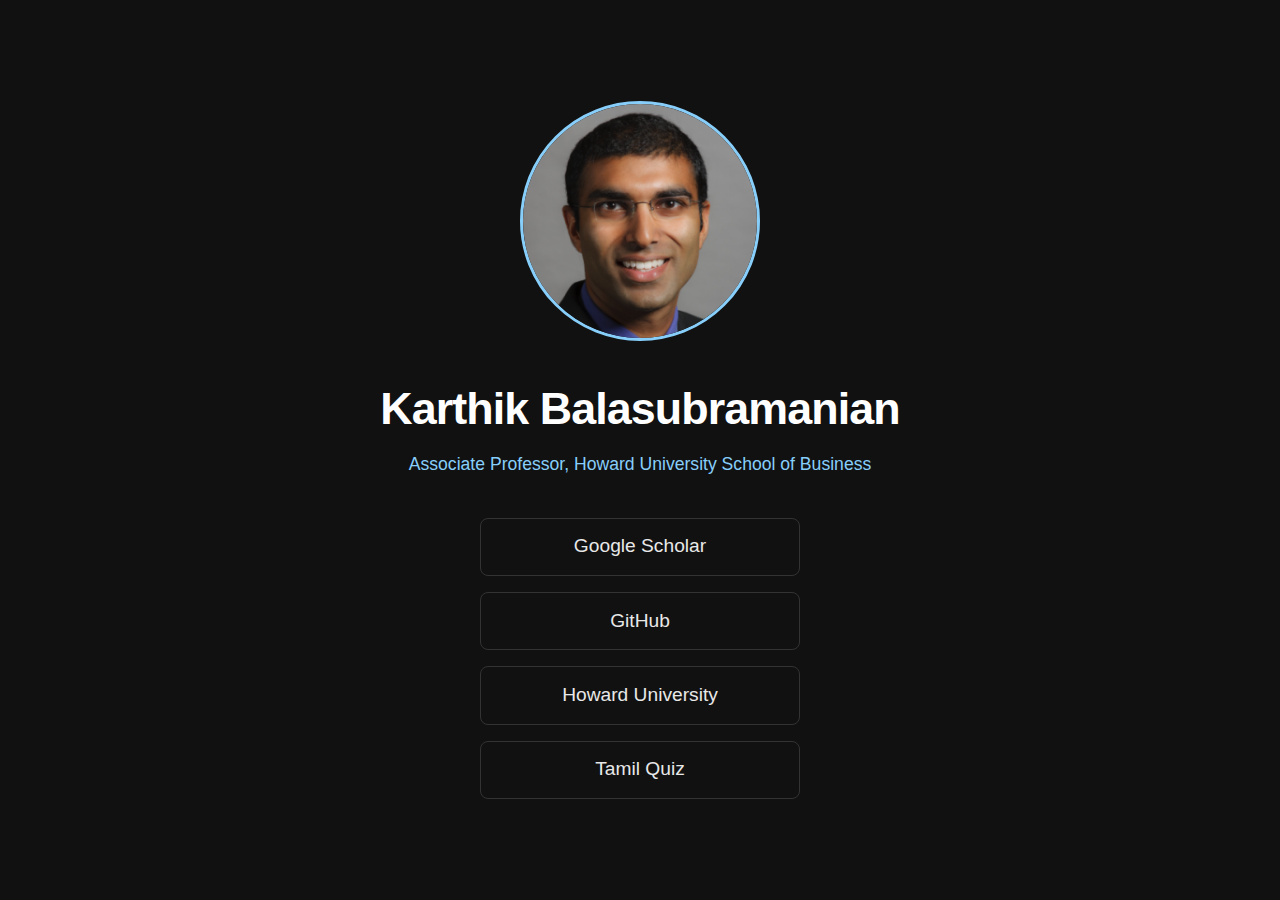
<file: index.html>
<!DOCTYPE html>
<html lang="en">
<head>
    <meta charset="UTF-8">
    <meta name="viewport" content="width=device-width, initial-scale=1.0">
    <title>Karthik Balasubramanian</title>
    <style>
        * {
            margin: 0;
            padding: 0;
            box-sizing: border-box;
        }

        body {
            background: #111;
            color: #e8e8e8;
            font-family: -apple-system, BlinkMacSystemFont, "Segoe UI", Helvetica, Arial, sans-serif;
            font-size: 20px;
            line-height: 1.6;
            min-height: 100vh;
            display: flex;
            align-items: center;
            justify-content: center;
        }

        .container {
            text-align: center;
            padding: 2rem;
            max-width: 600px;
        }

        .photo-frame {
            width: 200px;
            height: 200px;
            margin: 0 auto 2rem;
            border-radius: 50%;
            overflow: hidden;
            border: 3px solid #87CEFA;
            position: relative;
        }

        .photo-frame img {
            width: 100%;
            height: 100%;
            object-fit: cover;
            position: absolute;
            top: 0;
            left: 0;
            opacity: 0;
            transition: opacity 1s ease;
        }

        .photo-frame img.active {
            opacity: 1;
        }

        h1 {
            font-size: 2.4rem;
            font-weight: 700;
            color: #fff;
            margin-bottom: 0.3rem;
            letter-spacing: -0.02em;
        }

        .title {
            font-size: 1.1rem;
            color: #87CEFA;
            margin-bottom: 2.5rem;
        }

        .links {
            display: flex;
            flex-direction: column;
            gap: 1rem;
            align-items: center;
        }

        .links a {
            color: #e8e8e8;
            text-decoration: none;
            font-size: 1.2rem;
            padding: 0.8rem 2rem;
            border: 1px solid #333;
            border-radius: 8px;
            width: 100%;
            max-width: 320px;
            transition: border-color 0.2s, background 0.2s;
        }

        .links a:hover,
        .links a:focus {
            border-color: #87CEFA;
            background: rgba(135, 206, 250, 0.08);
            outline: none;
        }

        .links a:focus-visible {
            outline: 2px solid #87CEFA;
            outline-offset: 2px;
        }

        @media (min-width: 768px) {
            body { font-size: 22px; }
            h1 { font-size: 2.8rem; }
            .photo-frame { width: 240px; height: 240px; }
        }

        @media (max-width: 400px) {
            h1 { font-size: 1.8rem; }
            .photo-frame { width: 160px; height: 160px; }
        }
    </style>
</head>
<body>
    <main class="container">
        <div class="photo-frame" role="img" aria-label="Photos of Karthik Balasubramanian">
            <img src="images/web_6.png" alt="" class="active">
            <img src="images/web_8.png" alt="">
            <img src="images/web_9.png" alt="">
            <img src="images/web_5.png" alt="">
            <img src="images/web_3.png" alt="">
            <img src="images/ChatGPT%20Image%20Jul%204,%202025,%2008_53_02%20AM.png" alt="">
            <img src="images/ChatGPT%20Image%20Jul%204,%202025,%2008_53_04%20AM.png" alt="">
            <img src="images/ChatGPT%20Image%20Jul%204,%202025,%2008_53_07%20AM.png" alt="">
            <img src="images/ChatGPT%20Image%20Jul%204,%202025,%2008_53_10%20AM.png" alt="">
            <img src="images/ChatGPT%20Image%20Jul%204,%202025,%2008_53_14%20AM.png" alt="">
        </div>

        <h1>Karthik Balasubramanian</h1>
        <p class="title">Associate Professor, Howard University School of Business</p>

        <nav class="links" aria-label="External links">
            <a href="https://scholar.google.com/citations?user=K6gjOxwAAAAJ&hl=en" target="_blank" rel="noopener">Google Scholar</a>
            <a href="https://github.com/kartbala" target="_blank" rel="noopener">GitHub</a>
            <a href="https://profiles.howard.edu/karthik-balasubramanian" target="_blank" rel="noopener">Howard University</a>
            <a href="/tamil/">Tamil Quiz</a>
        </nav>
    </main>

    <script>
        const imgs = document.querySelectorAll('.photo-frame img');
        let current = 0;
        setInterval(() => {
            imgs[current].classList.remove('active');
            current = (current + 1) % imgs.length;
            imgs[current].classList.add('active');
        }, 3500);
    </script>
</body>
</html>
</file>
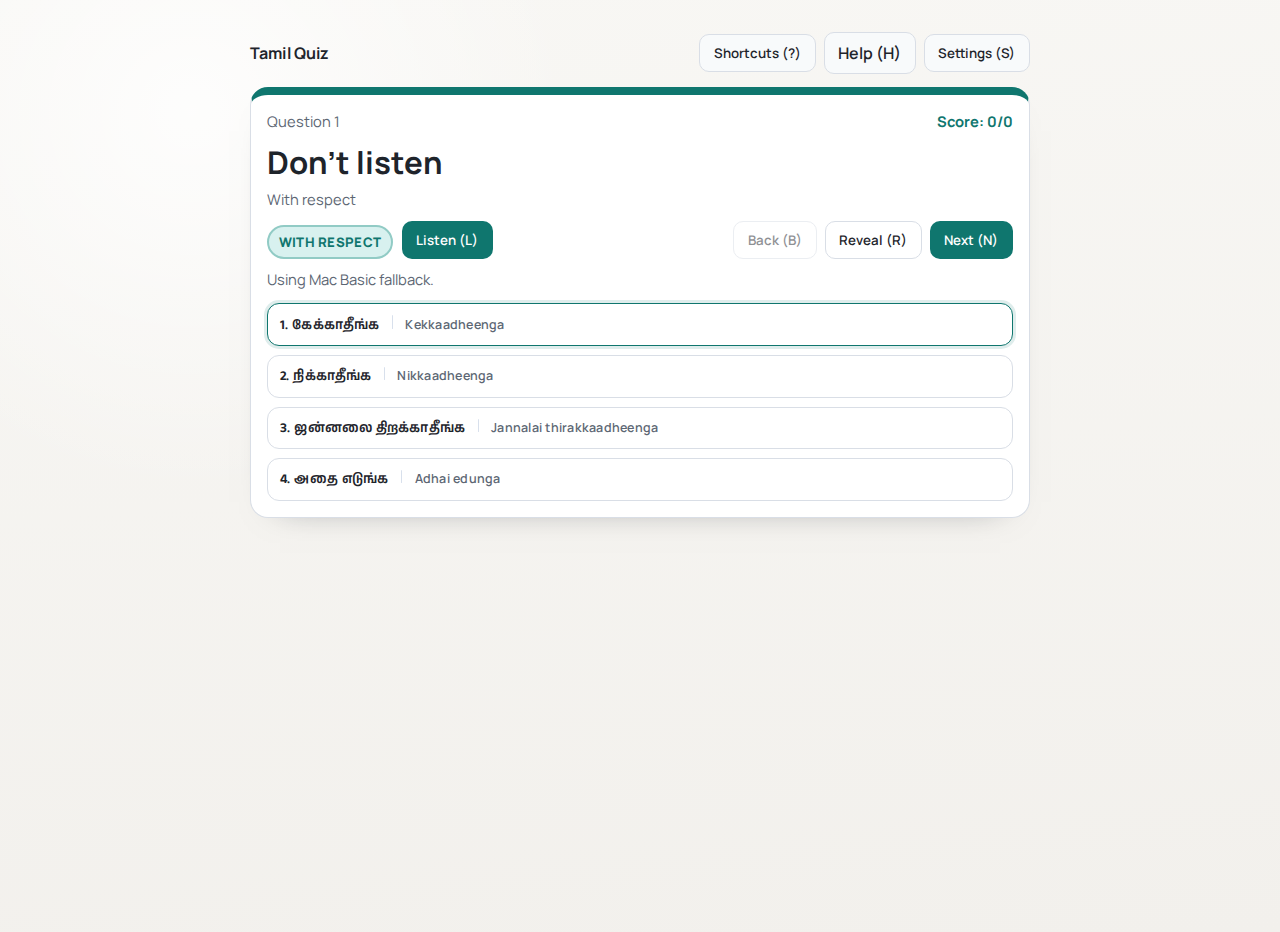
<file: tamil/index.html>
<!doctype html>
<html lang="en">
  <head>
    <meta charset="UTF-8" />
    <meta name="viewport" content="width=device-width, initial-scale=1.0" />
    <title>Tamil Command Quiz</title>
    <link rel="stylesheet" href="styles.css" />
  </head>
  <body>
    <main class="shell">
      <header class="topbar">
        <p class="brand">Tamil Quiz</p>
        <div class="top-actions">
          <button
            id="open-shortcuts-btn"
            type="button"
            class="ghost-btn"
            aria-keyshortcuts="Shift+/"
            title="Shortcut: ?"
          >
            Shortcuts (?)
          </button>
          <a
            class="link-btn"
            href="docs.html"
            target="_blank"
            rel="noopener"
            title="Shortcut: H"
            >Help (H)</a
          >
          <button id="open-settings-btn" type="button" class="ghost-btn" aria-keyshortcuts="S">
            Settings (S)
          </button>
        </div>
      </header>

      <section class="quiz-card" aria-live="polite">
        <button
          id="open-settings-fab-btn"
          type="button"
          class="settings-fab hidden"
          aria-label="Open settings"
          aria-keyshortcuts="S"
          title="Settings (S)"
        >
          ⚙
        </button>

        <div class="meta-row">
          <p id="progress-text">Question 1</p>
          <p id="score-text" class="score">Score: 0/0</p>
        </div>

        <h1 id="english-prompt">Loading...</h1>
        <p id="question-meta" class="subtle"></p>

        <div class="focus-toolbar">
          <p id="respect-indicator" class="respect-indicator">With respect</p>
          <button
            id="play-audio-btn"
            type="button"
            class="audio-btn"
            disabled
            aria-keyshortcuts="L"
            title="Shortcut: L"
          >
            Listen (L)
          </button>
          <div class="actions">
            <button id="back-btn" type="button" aria-keyshortcuts="B" title="Shortcut: B">
              Back (B)
            </button>
            <button id="reveal-btn" type="button" aria-keyshortcuts="R" title="Shortcut: R">
              Reveal (R)
            </button>
            <button id="next-btn" type="button" aria-keyshortcuts="N Enter" title="Shortcut: N">
              Next (N)
            </button>
          </div>
        </div>

        <p id="audio-hint" class="subtle">No audio available yet.</p>

        <div id="options" class="options" role="list"></div>
        <p id="feedback" class="feedback"></p>
      </section>

      <section id="recording-mode-card" class="recording-mode-card hidden" aria-live="polite">
        <div class="recording-mode-head">
          <p id="recording-progress" class="subtle compact">Phrase 1 / 1</p>
          <p id="recording-coverage" class="subtle compact">Recorded 0 / 0</p>
        </div>

        <h1 id="recording-mode-english">Teacher recording mode</h1>
        <p id="recording-mode-tags" class="subtle"></p>
        <p id="recording-mode-tamil" class="recording-mode-tamil"></p>
        <p id="recording-mode-roman" class="recording-mode-roman"></p>
        <p id="recording-clip-state" class="subtle compact"></p>

        <div class="recording-mode-actions">
          <button id="recording-prev-btn" type="button" title="Shortcut: Left Arrow">
            Prev (←)
          </button>
          <button id="recording-next-btn" type="button" title="Shortcut: Right Arrow">
            Next (→)
          </button>
        </div>

        <div class="recording-mode-actions">
          <button
            id="recording-mode-record-btn"
            type="button"
            class="audio-btn"
            title="Shortcut: V"
          >
            Record (V)
          </button>
          <button id="recording-mode-stop-btn" type="button" disabled title="Shortcut: X">
            Stop (X)
          </button>
          <button id="recording-mode-play-btn" type="button" disabled title="Shortcut: K">
            Play (K)
          </button>
          <button id="recording-mode-delete-btn" type="button" disabled title="Shortcut: Delete">
            Delete
          </button>
        </div>

        <p id="recording-inline-status" class="subtle"></p>
      </section>
    </main>

    <div id="shortcut-backdrop" class="backdrop shortcut-backdrop hidden"></div>
    <aside
      id="shortcut-overlay"
      class="shortcut-overlay hidden"
      role="dialog"
      aria-modal="true"
      aria-labelledby="shortcut-title"
    >
      <div class="shortcut-head">
        <h2 id="shortcut-title">Keyboard Shortcuts</h2>
        <button id="close-shortcuts-btn" type="button" class="ghost-btn" title="Shortcut: ? or Esc">
          Close
        </button>
      </div>
      <div class="shortcut-grid">
        <p><kbd>L</kbd> Listen</p>
        <p><kbd>R</kbd> Reveal</p>
        <p><kbd>B</kbd> Back</p>
        <p><kbd>N</kbd> Next</p>
        <p><kbd>S</kbd> Open settings</p>
        <p><kbd>Esc</kbd> Close settings</p>
        <p><kbd>H</kbd> Open docs help</p>
        <p><kbd>?</kbd> Toggle shortcut sheet</p>
        <p><kbd>D</kbd> Toggle display mode</p>
        <p><kbd>M</kbd> Cycle respect mode</p>
        <p><kbd>P</kbd> Cycle polarity mode</p>
        <p><kbd>F</kbd> Cycle fallback mode</p>
        <p><kbd>V</kbd> Start/stop recording (teacher mode)</p>
        <p><kbd>K</kbd> Play saved clip (teacher mode)</p>
        <p><kbd>X</kbd> Stop recording (teacher mode)</p>
        <p><kbd>←</kbd> <kbd>→</kbd> Prev/next phrase (teacher mode)</p>
        <p><kbd>1</kbd>-<kbd>4</kbd> Pick option</p>
        <p><kbd>Arrow keys</kbd> Move option focus</p>
        <p><kbd>Enter</kbd> Submit / next</p>
      </div>
      <p class="subtle compact">Inside Settings: <kbd>V</kbd> record start/stop, <kbd>K</kbd> play selected clip, <kbd>Cmd/Ctrl + S</kbd> save cloud settings.</p>
    </aside>

    <div id="settings-backdrop" class="backdrop hidden"></div>
    <aside
      id="settings-drawer"
      class="settings hidden"
      role="dialog"
      aria-modal="true"
      aria-labelledby="settings-title"
    >
      <div class="settings-head">
        <h2 id="settings-title">Settings</h2>
        <div class="top-actions">
          <a
            class="link-btn"
            href="docs.html"
            target="_blank"
            rel="noopener"
            title="Shortcut: H"
            >Help (H)</a
          >
          <button id="close-settings-btn" type="button" class="ghost-btn" title="Shortcut: Esc">
            Close (Esc)
          </button>
        </div>
      </div>

      <section class="settings-group">
        <h3>Display</h3>
        <label class="field">
          <span>UI mode</span>
          <select id="ui-mode-select">
            <option value="standard">Standard (default)</option>
            <option value="low_vision">Low vision focus mode</option>
            <option value="teacher_recording">Teacher recording mode</option>
          </select>
        </label>
      </section>

      <section class="settings-group">
        <h3>Quiz Mode</h3>
        <label class="field">
          <span>Respect mode</span>
          <select id="respect-mode-select">
            <option value="respectful">With respect (default)</option>
            <option value="casual">Without respect</option>
            <option value="mixed">Both mixed random</option>
          </select>
        </label>

        <label class="field">
          <span>Phrase polarity</span>
          <select id="polarity-mode-select">
            <option value="mixed">Both positive + negative</option>
            <option value="positive">Positive only</option>
            <option value="negative">Negative only</option>
          </select>
        </label>
      </section>

      <section class="settings-group">
        <h3>Audio Fallback</h3>
        <label class="field">
          <span>Fallback mode when real clip is missing</span>
          <select id="tts-mode-select">
            <option value="none">Real clips only</option>
            <option value="mac_basic">Mac Basic TTS</option>
            <option value="cloud_plus">Upgraded Cloud TTS (OpenAI)</option>
          </select>
        </label>

        <p class="subtle compact hidden" id="mac-tts-hint">
          Uses built-in browser/macOS voice.
        </p>

        <div class="cloud-settings hidden" id="cloud-settings">
          <label class="field">
            <span>OpenAI API key</span>
            <input
              id="openai-key-input"
              type="password"
              autocomplete="off"
              placeholder="sk-..."
            />
          </label>

          <div class="two-col">
            <label class="field">
              <span>Model</span>
              <input id="tts-model-input" type="text" value="gpt-4o-mini-tts" />
            </label>
            <label class="field">
              <span>Voice</span>
              <input id="tts-voice-input" type="text" value="alloy" />
            </label>
          </div>

          <label class="field">
            <span>Accent/style instruction</span>
            <textarea id="tts-instructions-input" rows="3">Speak Tamil in natural Kongu Tamil (Erode side) accent. Keep tone warm, clear, and child-friendly.</textarea>
          </label>

          <button id="save-cloud-config-btn" type="button">Save Cloud Audio Settings</button>
        </div>

        <p id="tts-status" class="subtle compact"></p>
      </section>

      <section class="settings-group">
        <h3>Real Voice Library</h3>
        <label class="field">
          <span>Phrase</span>
          <select id="command-select"></select>
        </label>

        <div class="phrase-preview">
          <p id="preview-english"></p>
          <p id="preview-tamil" class="tamil"></p>
        </div>

        <div class="record-actions">
          <button id="start-record-btn" type="button">Record</button>
          <button id="stop-record-btn" type="button" disabled>Stop</button>
          <button id="play-record-btn" type="button" disabled>Play</button>
          <button id="delete-record-btn" type="button" disabled>Delete</button>
        </div>

        <label class="field">
          <span>Upload clip</span>
          <input id="upload-input" type="file" accept="audio/*" />
        </label>

        <p id="record-status" class="subtle"></p>

        <details class="coverage">
          <summary>Clip coverage</summary>
          <ul id="coverage-list" class="coverage-list"></ul>
        </details>
      </section>
    </aside>

    <script src="app.js"></script>
  </body>
</html>
</file>
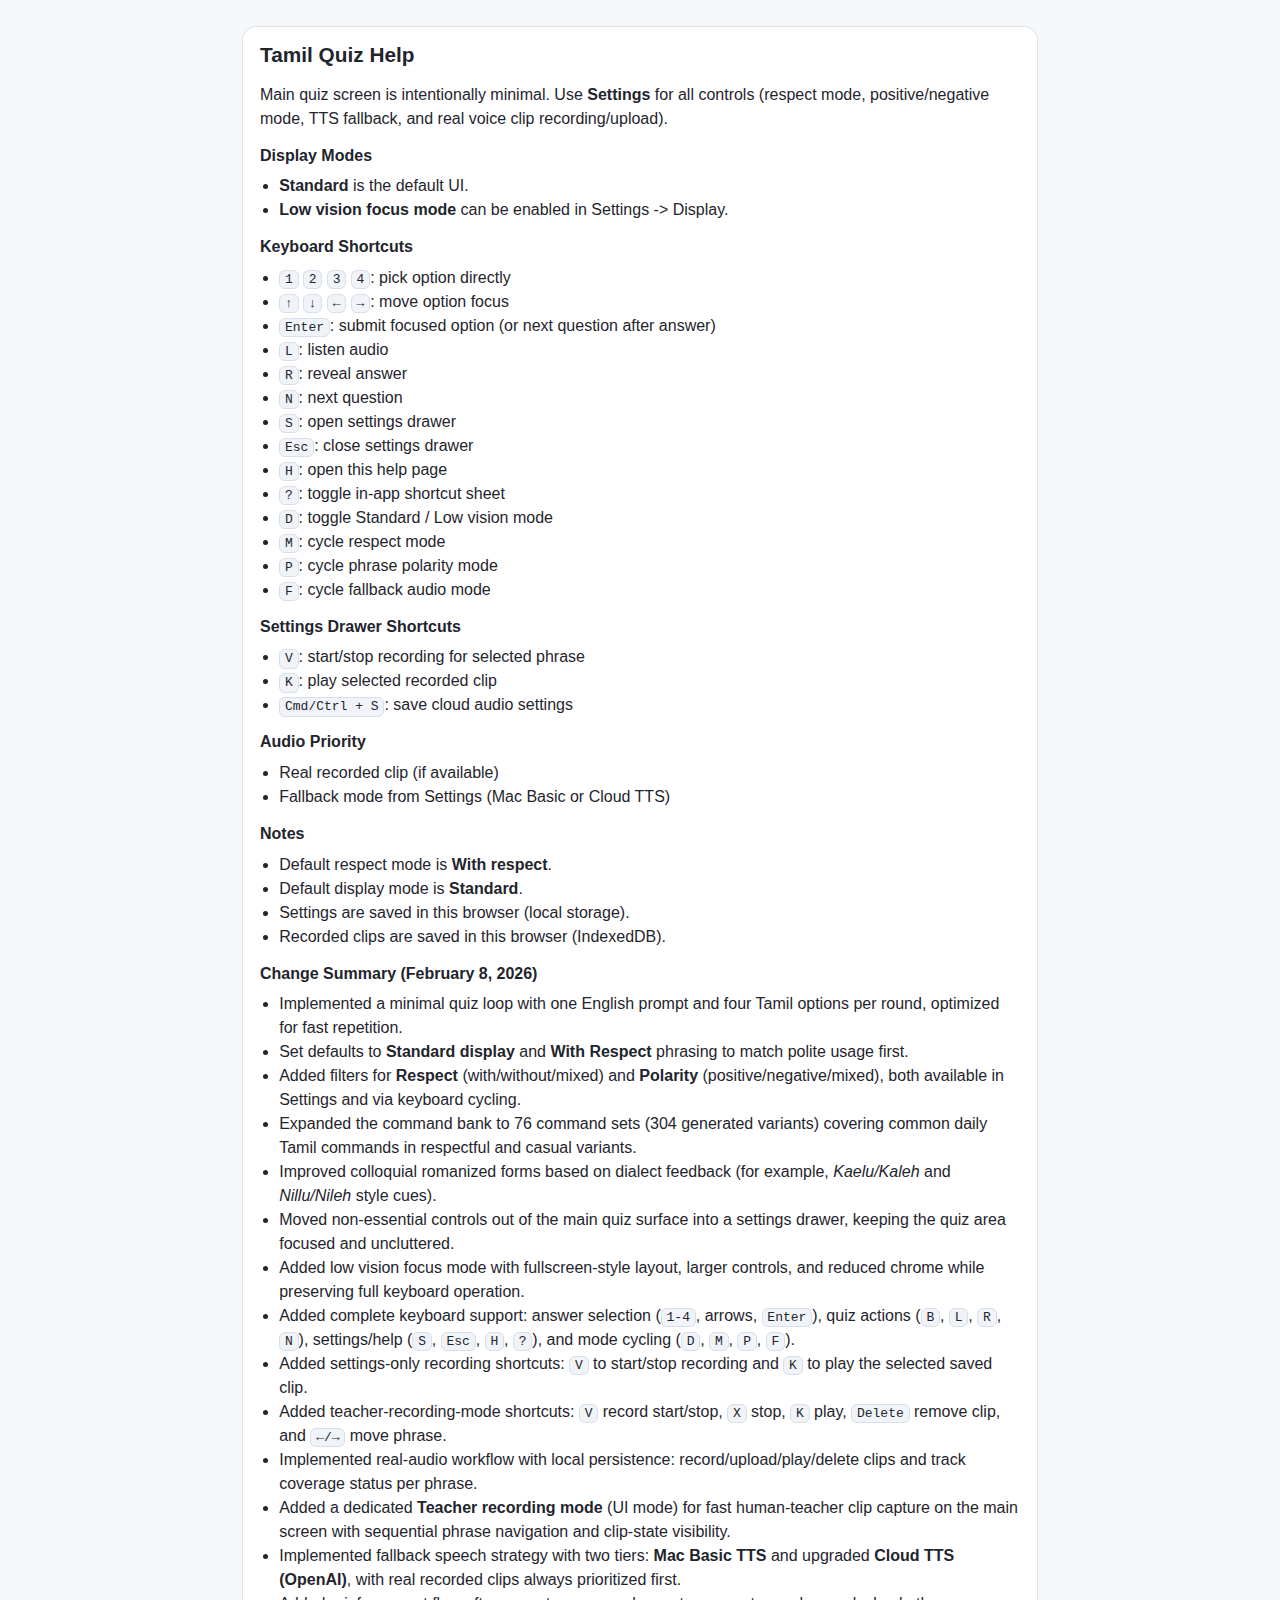
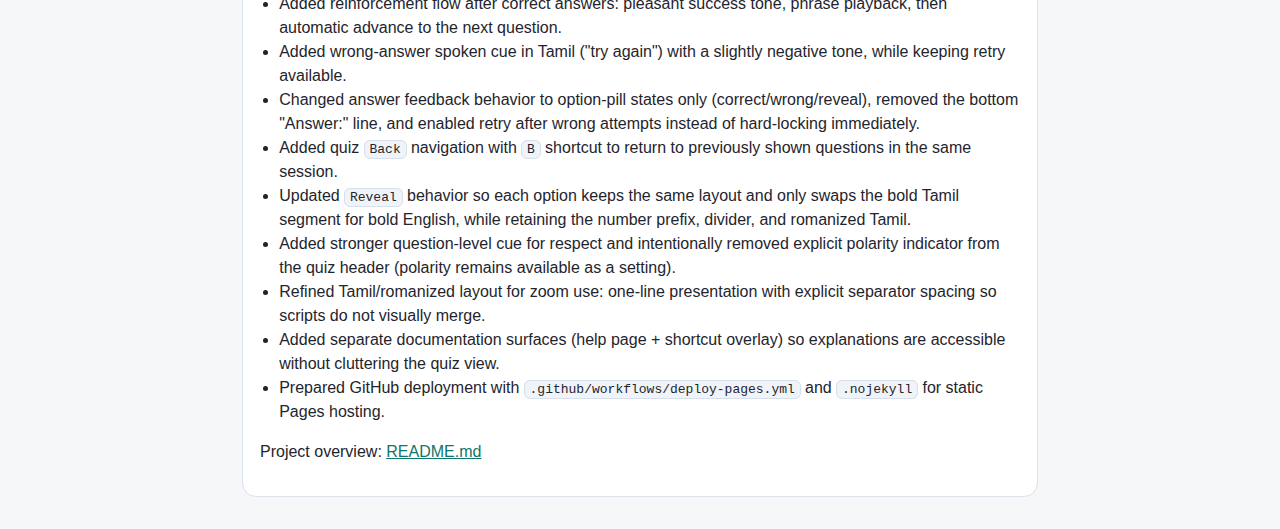
<file: tamil/docs.html>
<!doctype html>
<html lang="en">
  <head>
    <meta charset="UTF-8" />
    <meta name="viewport" content="width=device-width, initial-scale=1.0" />
    <title>Tamil Quiz Help</title>
    <style>
      body {
        margin: 0;
        font-family: "Manrope", "Avenir Next", "Segoe UI", sans-serif;
        background: #f6f7f9;
        color: #1f252d;
      }
      main {
        width: min(760px, 92vw);
        margin: 1.6rem auto 2rem;
        background: #fff;
        border: 1px solid #dbe2ea;
        border-radius: 14px;
        padding: 1rem 1.05rem;
      }
      h1,
      h2 {
        margin: 0 0 0.6rem;
      }
      h1 {
        font-size: 1.3rem;
      }
      h2 {
        margin-top: 1rem;
        font-size: 1rem;
      }
      p,
      li {
        line-height: 1.5;
      }
      ul {
        margin: 0.45rem 0 0.65rem;
        padding-left: 1.2rem;
      }
      code {
        background: #f0f4f8;
        border: 1px solid #d7e0ea;
        padding: 0.08rem 0.3rem;
        border-radius: 6px;
      }
      a {
        color: #0f766e;
      }
    </style>
  </head>
  <body>
    <main>
      <h1>Tamil Quiz Help</h1>
      <p>
        Main quiz screen is intentionally minimal. Use <strong>Settings</strong>
        for all controls (respect mode, positive/negative mode, TTS fallback,
        and real voice clip recording/upload).
      </p>

      <h2>Display Modes</h2>
      <ul>
        <li><strong>Standard</strong> is the default UI.</li>
        <li><strong>Low vision focus mode</strong> can be enabled in Settings -> Display.</li>
      </ul>

      <h2>Keyboard Shortcuts</h2>
      <ul>
        <li><code>1</code> <code>2</code> <code>3</code> <code>4</code>: pick option directly</li>
        <li><code>↑</code> <code>↓</code> <code>←</code> <code>→</code>: move option focus</li>
        <li><code>Enter</code>: submit focused option (or next question after answer)</li>
        <li><code>L</code>: listen audio</li>
        <li><code>R</code>: reveal answer</li>
        <li><code>N</code>: next question</li>
        <li><code>S</code>: open settings drawer</li>
        <li><code>Esc</code>: close settings drawer</li>
        <li><code>H</code>: open this help page</li>
        <li><code>?</code>: toggle in-app shortcut sheet</li>
        <li><code>D</code>: toggle Standard / Low vision mode</li>
        <li><code>M</code>: cycle respect mode</li>
        <li><code>P</code>: cycle phrase polarity mode</li>
        <li><code>F</code>: cycle fallback audio mode</li>
      </ul>

      <h2>Settings Drawer Shortcuts</h2>
      <ul>
        <li><code>V</code>: start/stop recording for selected phrase</li>
        <li><code>K</code>: play selected recorded clip</li>
        <li><code>Cmd/Ctrl + S</code>: save cloud audio settings</li>
      </ul>

      <h2>Audio Priority</h2>
      <ul>
        <li>Real recorded clip (if available)</li>
        <li>Fallback mode from Settings (Mac Basic or Cloud TTS)</li>
      </ul>

      <h2>Notes</h2>
      <ul>
        <li>Default respect mode is <strong>With respect</strong>.</li>
        <li>Default display mode is <strong>Standard</strong>.</li>
        <li>Settings are saved in this browser (local storage).</li>
        <li>Recorded clips are saved in this browser (IndexedDB).</li>
      </ul>

      <h2>Change Summary (February 8, 2026)</h2>
      <ul>
        <li>Implemented a minimal quiz loop with one English prompt and four Tamil options per round, optimized for fast repetition.</li>
        <li>Set defaults to <strong>Standard display</strong> and <strong>With Respect</strong> phrasing to match polite usage first.</li>
        <li>Added filters for <strong>Respect</strong> (with/without/mixed) and <strong>Polarity</strong> (positive/negative/mixed), both available in Settings and via keyboard cycling.</li>
        <li>Expanded the command bank to 76 command sets (304 generated variants) covering common daily Tamil commands in respectful and casual variants.</li>
        <li>Improved colloquial romanized forms based on dialect feedback (for example, <em>Kaelu/Kaleh</em> and <em>Nillu/Nileh</em> style cues).</li>
        <li>Moved non-essential controls out of the main quiz surface into a settings drawer, keeping the quiz area focused and uncluttered.</li>
        <li>Added low vision focus mode with fullscreen-style layout, larger controls, and reduced chrome while preserving full keyboard operation.</li>
        <li>Added complete keyboard support: answer selection (<code>1-4</code>, arrows, <code>Enter</code>), quiz actions (<code>B</code>, <code>L</code>, <code>R</code>, <code>N</code>), settings/help (<code>S</code>, <code>Esc</code>, <code>H</code>, <code>?</code>), and mode cycling (<code>D</code>, <code>M</code>, <code>P</code>, <code>F</code>).</li>
        <li>Added settings-only recording shortcuts: <code>V</code> to start/stop recording and <code>K</code> to play the selected saved clip.</li>
        <li>Added teacher-recording-mode shortcuts: <code>V</code> record start/stop, <code>X</code> stop, <code>K</code> play, <code>Delete</code> remove clip, and <code>←/→</code> move phrase.</li>
        <li>Implemented real-audio workflow with local persistence: record/upload/play/delete clips and track coverage status per phrase.</li>
        <li>Added a dedicated <strong>Teacher recording mode</strong> (UI mode) for fast human-teacher clip capture on the main screen with sequential phrase navigation and clip-state visibility.</li>
        <li>Implemented fallback speech strategy with two tiers: <strong>Mac Basic TTS</strong> and upgraded <strong>Cloud TTS (OpenAI)</strong>, with real recorded clips always prioritized first.</li>
        <li>Added reinforcement flow after correct answers: pleasant success tone, phrase playback, then automatic advance to the next question.</li>
        <li>Added wrong-answer spoken cue in Tamil ("try again") with a slightly negative tone, while keeping retry available.</li>
        <li>Changed answer feedback behavior to option-pill states only (correct/wrong/reveal), removed the bottom "Answer:" line, and enabled retry after wrong attempts instead of hard-locking immediately.</li>
        <li>Added quiz <code>Back</code> navigation with <code>B</code> shortcut to return to previously shown questions in the same session.</li>
        <li>Updated <code>Reveal</code> behavior so each option keeps the same layout and only swaps the bold Tamil segment for bold English, while retaining the number prefix, divider, and romanized Tamil.</li>
        <li>Added stronger question-level cue for respect and intentionally removed explicit polarity indicator from the quiz header (polarity remains available as a setting).</li>
        <li>Refined Tamil/romanized layout for zoom use: one-line presentation with explicit separator spacing so scripts do not visually merge.</li>
        <li>Added separate documentation surfaces (help page + shortcut overlay) so explanations are accessible without cluttering the quiz view.</li>
        <li>Prepared GitHub deployment with <code>.github/workflows/deploy-pages.yml</code> and <code>.nojekyll</code> for static Pages hosting.</li>
      </ul>

      <p>
        Project overview: <a href="README.md" target="_blank" rel="noopener">README.md</a>
      </p>
    </main>
  </body>
</html>
</file>
<file: tamil/styles.css>
@import url("https://fonts.googleapis.com/css2?family=Anek+Tamil:wght@400;600;700&family=Manrope:wght@400;500;700&display=swap");

:root {
  --bg: #f2f0ec;
  --surface: #ffffff;
  --ink: #1e242b;
  --muted: #5c6673;
  --line: #d9dee6;
  --brand: #0f766e;
  --respect-ink: #0f766e;
  --respect-soft: #d8f1ef;
  --casual-ink: #9a3412;
  --casual-soft: #fde7da;
  --ok: #1f7a1f;
  --err: #b3261e;
}

* {
  box-sizing: border-box;
}

body {
  margin: 0;
  min-height: 100vh;
  background:
    radial-gradient(circle at 15% 12%, #ffffffcc 0%, transparent 28%),
    linear-gradient(175deg, #f8f7f4, var(--bg));
  color: var(--ink);
  font-family: "Manrope", "Avenir Next", "Segoe UI", sans-serif;
}

.shell {
  width: min(780px, 92vw);
  margin: 2rem auto 2.4rem;
}

.topbar {
  display: flex;
  justify-content: space-between;
  align-items: center;
  margin-bottom: 0.8rem;
}

.brand {
  margin: 0;
  font-weight: 700;
  letter-spacing: 0.01em;
}

.top-actions {
  display: flex;
  align-items: center;
  gap: 0.5rem;
}

.quiz-card {
  position: relative;
  background: var(--surface);
  border: 1px solid var(--line);
  border-radius: 18px;
  padding: 1rem;
  box-shadow: 0 14px 34px -30px rgba(15, 20, 28, 0.55);
}

.meta-row {
  display: flex;
  justify-content: space-between;
  align-items: center;
  font-size: 0.92rem;
  color: var(--muted);
  margin-bottom: 0.75rem;
}

.meta-row p {
  margin: 0;
}

.score {
  font-weight: 700;
  color: var(--brand);
}

h1#english-prompt {
  margin: 0;
  font-size: clamp(1.3rem, 3.9vw, 1.95rem);
  line-height: 1.25;
}

.focus-toolbar {
  margin-top: 0.52rem;
  display: flex;
  flex-wrap: wrap;
  align-items: center;
  gap: 0.55rem;
}

.focus-toolbar .audio-btn {
  margin-top: 0;
}

.focus-toolbar .actions {
  margin-top: 0;
  margin-left: auto;
}

.respect-indicator {
  width: fit-content;
  margin: 0.5rem 0 0.2rem;
  padding: 0.36rem 0.62rem;
  border-radius: 999px;
  border: 2px solid var(--line);
  font-size: 0.82rem;
  font-weight: 800;
  letter-spacing: 0.02em;
  text-transform: uppercase;
}

.respect-indicator.respectful {
  color: var(--respect-ink);
  background: var(--respect-soft);
  border-color: #91cbc5;
}

.respect-indicator.casual {
  color: var(--casual-ink);
  background: var(--casual-soft);
  border-color: #e3b29c;
}

.subtle {
  margin: 0.45rem 0 0;
  color: var(--muted);
  font-size: 0.92rem;
}

.subtle.compact {
  margin-top: 0.28rem;
  font-size: 0.84rem;
}

.subtle.ok {
  color: var(--ok);
}

.subtle.err {
  color: var(--err);
}

.audio-btn {
  margin-top: 0.85rem;
}

.options {
  margin-top: 0.9rem;
  display: grid;
  gap: 0.55rem;
}

.option {
  width: 100%;
  border: 1px solid var(--line);
  border-radius: 12px;
  background: #fff;
  color: var(--ink);
  text-align: left;
  padding: 0.68rem 0.75rem;
  cursor: pointer;
  font-family: "Anek Tamil", "Noto Sans Tamil", sans-serif;
  line-height: 1.26;
  display: flex;
  flex-direction: row;
  align-items: baseline;
  justify-content: flex-start;
  transition: border-color 140ms ease, background-color 140ms ease;
}

.option .tamil-line {
  display: inline;
  flex: 0 1 auto;
  font-family: "Anek Tamil", "Noto Sans Tamil", sans-serif;
  letter-spacing: 0.01em;
}

.option .lang-gap {
  display: inline-flex;
  align-items: center;
  justify-content: center;
  width: clamp(0.95rem, 1.8vw, 1.5rem);
  min-width: clamp(0.95rem, 1.8vw, 1.5rem);
  height: 1em;
  margin: 0 0.1rem;
}

.option .lang-gap::before {
  content: "";
  width: 1px;
  height: 0.98em;
  background: #d8e0ec;
  border-radius: 999px;
}

.option:hover:not(:disabled) {
  border-color: #bcc7d6;
}

.option:disabled {
  cursor: default;
}

.option.kb-focus:not(:disabled) {
  border-color: var(--brand);
  box-shadow: 0 0 0 3px #0f766e22;
}

.option .roman {
  display: inline;
  font-family: "Manrope", sans-serif;
  font-size: 0.78rem;
  color: var(--muted);
  margin-top: 0;
  padding-top: 0;
  padding-left: 0;
  letter-spacing: 0.02em;
  line-height: 1.34;
}

.option .english-reveal {
  display: none;
  font-family: "Manrope", sans-serif;
  font-size: inherit;
  font-weight: 700;
  color: var(--ink);
  letter-spacing: 0.01em;
  line-height: 1.26;
}

.option.show-english .tamil-line {
  display: none;
}

.option.show-english .english-reveal {
  display: inline;
}

.option.correct {
  border-color: #5fa96b;
  background: #eaf8ee;
}

.option.wrong {
  border-color: #d38c89;
  background: #fff1f0;
}

.option.reveal {
  border-color: #74a3a1;
  background: #eaf6f5;
}

.feedback {
  min-height: 1.25rem;
  margin: 0.8rem 0 0;
  font-weight: 700;
}

.feedback:empty {
  min-height: 0;
  margin: 0;
}

.feedback.ok {
  color: var(--ok);
}

.feedback.err {
  color: var(--err);
}

.actions {
  margin-top: 0.8rem;
  display: flex;
  gap: 0.5rem;
  flex-wrap: wrap;
}

button,
.link-btn {
  border: 1px solid var(--line);
  border-radius: 10px;
  background: #fff;
  color: var(--ink);
  padding: 0.56rem 0.85rem;
  font-family: inherit;
  font-weight: 600;
  cursor: pointer;
  text-decoration: none;
  display: inline-flex;
  align-items: center;
  justify-content: center;
}

button:disabled {
  opacity: 0.5;
  cursor: not-allowed;
}

.ghost-btn,
.link-btn {
  background: #f8fafb;
}

.audio-btn,
#next-btn {
  background: var(--brand);
  color: #fff;
  border-color: transparent;
}

.settings-fab {
  position: absolute;
  top: 0.7rem;
  right: 0.7rem;
  width: 2.45rem;
  min-width: 0;
  height: 2.45rem;
  padding: 0;
  border-radius: 999px;
  font-size: 1.08rem;
  background: #f8fafb;
}

.quiz-card.respectful-mode {
  border-top: 8px solid #0f766e;
}

.quiz-card.casual-mode {
  border-top: 8px solid #c2410c;
}

.backdrop {
  position: fixed;
  inset: 0;
  background: rgba(20, 26, 35, 0.45);
  backdrop-filter: blur(2px);
  z-index: 20;
}

.shortcut-backdrop {
  z-index: 30;
}

.shortcut-overlay {
  position: fixed;
  top: 50%;
  left: 50%;
  transform: translate(-50%, -50%);
  width: min(760px, 94vw);
  max-height: 86vh;
  overflow: auto;
  background: #fff;
  border: 1px solid var(--line);
  border-radius: 14px;
  padding: 0.9rem 1rem 0.95rem;
  z-index: 32;
  box-shadow: 0 24px 44px -30px rgba(12, 18, 27, 0.75);
}

.shortcut-head {
  display: flex;
  justify-content: space-between;
  align-items: center;
  gap: 0.6rem;
}

.shortcut-head h2 {
  margin: 0;
  font-size: 1.05rem;
}

.shortcut-grid {
  margin-top: 0.7rem;
  display: grid;
  grid-template-columns: repeat(2, minmax(0, 1fr));
  gap: 0.44rem 0.7rem;
}

.shortcut-grid p {
  margin: 0;
  font-size: 0.95rem;
}

kbd {
  display: inline-block;
  border: 1px solid var(--line);
  border-bottom-color: #c1c9d6;
  border-radius: 6px;
  padding: 0.1rem 0.38rem;
  background: #f8fafc;
  font-size: 0.82em;
}

.settings {
  position: fixed;
  top: 0;
  right: 0;
  width: min(540px, 94vw);
  height: 100vh;
  overflow: auto;
  background: #fff;
  border-left: 1px solid var(--line);
  z-index: 22;
  padding: 1rem 1rem 1.2rem;
  box-shadow: -20px 0 34px -28px rgba(12, 18, 27, 0.7);
}

.settings-head {
  display: flex;
  justify-content: space-between;
  align-items: center;
  gap: 0.8rem;
}

.settings-head h2 {
  margin: 0;
  font-size: 1.08rem;
}

.settings-group {
  margin-top: 1rem;
  padding-top: 1rem;
  border-top: 1px solid var(--line);
}

.settings-group h3 {
  margin: 0 0 0.7rem;
  font-size: 0.95rem;
}

.field {
  display: grid;
  gap: 0.35rem;
  margin-bottom: 0.6rem;
}

.field > span {
  font-size: 0.83rem;
  color: var(--muted);
}

select,
input[type="text"],
input[type="password"],
input[type="file"],
textarea {
  width: 100%;
  border: 1px solid var(--line);
  border-radius: 10px;
  padding: 0.55rem;
  background: #fff;
  font-family: inherit;
}

textarea {
  resize: vertical;
  min-height: 72px;
}

.two-col {
  display: grid;
  grid-template-columns: repeat(2, minmax(0, 1fr));
  gap: 0.5rem;
}

.cloud-settings {
  margin-top: 0.5rem;
}

.phrase-preview {
  margin-bottom: 0.6rem;
  padding: 0.62rem 0.7rem;
  border: 1px dashed var(--line);
  border-radius: 10px;
  background: #fafafa;
}

.phrase-preview p {
  margin: 0;
}

.tamil {
  margin-top: 0.2rem;
  font-family: "Anek Tamil", "Noto Sans Tamil", sans-serif;
}

.record-actions {
  display: flex;
  flex-wrap: wrap;
  gap: 0.45rem;
  margin-bottom: 0.55rem;
}

.coverage {
  margin-top: 0.7rem;
}

.coverage summary {
  cursor: pointer;
  color: var(--muted);
  font-size: 0.9rem;
}

.coverage-list {
  margin: 0.6rem 0 0;
  padding: 0;
  list-style: none;
  display: grid;
  gap: 0.36rem;
}

.coverage-list li {
  border: 1px solid var(--line);
  border-radius: 8px;
  padding: 0.4rem 0.46rem;
  font-size: 0.83rem;
  background: #fafafa;
}

.coverage-list li.ready {
  border-color: #9ec79d;
  background: #ecf8ec;
}

body.low-vision {
  background: #f5f6f8;
}

body.low-vision .topbar {
  display: none;
}

body.low-vision .shell {
  width: 100vw;
  min-height: 100vh;
  margin: 0;
  padding: clamp(0.6rem, 1.6vw, 1rem);
}

body.low-vision .quiz-card {
  min-height: calc(100vh - clamp(1.2rem, 3.2vw, 2rem));
  padding: clamp(0.9rem, 2.2vw, 1.35rem);
  display: flex;
  flex-direction: column;
  gap: clamp(0.6rem, 1.6vw, 0.95rem);
}

body.low-vision .focus-toolbar {
  margin-top: 0.26rem;
  gap: clamp(0.45rem, 1.4vw, 0.9rem);
}

body.low-vision .focus-toolbar .actions {
  margin-top: 0;
  margin-left: 0;
  gap: clamp(0.45rem, 1.2vw, 0.8rem);
}

body.low-vision .respect-indicator {
  margin-top: 0.2rem;
  padding: 0.5rem 0.8rem;
  font-size: clamp(0.95rem, 2.3vw, 1.35rem);
  border-width: 3px;
}

body.low-vision .quiz-card.respectful-mode {
  border-top-width: 12px;
}

body.low-vision .quiz-card.casual-mode {
  border-top-width: 12px;
}

body.low-vision .settings-fab {
  display: inline-flex;
}

body.low-vision .meta-row,
body.low-vision #question-meta,
body.low-vision #audio-hint {
  display: none;
}

body.low-vision h1#english-prompt {
  font-size: clamp(1.65rem, 4.6vw, 3rem);
  max-width: 36ch;
}

body.low-vision .audio-btn {
  align-self: flex-start;
  min-height: clamp(2.7rem, 5vw, 3.3rem);
  min-width: clamp(8.5rem, 17vw, 11.5rem);
}

body.low-vision .options {
  margin-top: 0;
}

body.low-vision .option {
  border-radius: 14px;
  padding: clamp(0.58rem, 1.45vw, 0.88rem);
  font-size: clamp(1.04rem, 2.8vw, 1.92rem);
  box-shadow: none;
}

body.low-vision .option .roman {
  display: inline;
  margin-top: 0;
  padding-top: 0;
  padding-left: 0;
  font-size: clamp(0.9rem, 2.15vw, 1.26rem);
  color: #283447;
  font-family: "Manrope", "Avenir Next", sans-serif;
  letter-spacing: 0.02em;
  line-height: 1.3;
}

body.low-vision .option .english-reveal {
  font-size: inherit;
  color: var(--ink);
}

body.low-vision .option .lang-gap {
  width: clamp(1.08rem, 2.15vw, 1.65rem);
  min-width: clamp(1.08rem, 2.15vw, 1.65rem);
  height: 1.04em;
}

body.low-vision .option .lang-gap::before {
  width: 2px;
  height: 1.02em;
  background: #d3dce8;
}

body.low-vision .actions {
  margin-top: auto;
}

body.low-vision button,
body.low-vision .link-btn {
  border-radius: 12px;
  min-height: clamp(2.65rem, 5.5vw, 3.3rem);
  padding: 0.5rem 1rem;
  font-size: clamp(0.98rem, 2.3vw, 1.25rem);
  font-weight: 700;
}

body.low-vision .feedback {
  margin: 0;
  font-size: clamp(1rem, 2.4vw, 1.35rem);
}

.hidden {
  display: none;
}

@media (max-width: 720px) {
  .shell {
    width: min(760px, 94vw);
    margin-top: 1.2rem;
  }

  .two-col {
    grid-template-columns: 1fr;
  }

  .shortcut-grid {
    grid-template-columns: 1fr;
  }

  .focus-toolbar .actions {
    margin-left: 0;
  }
}
</file>
